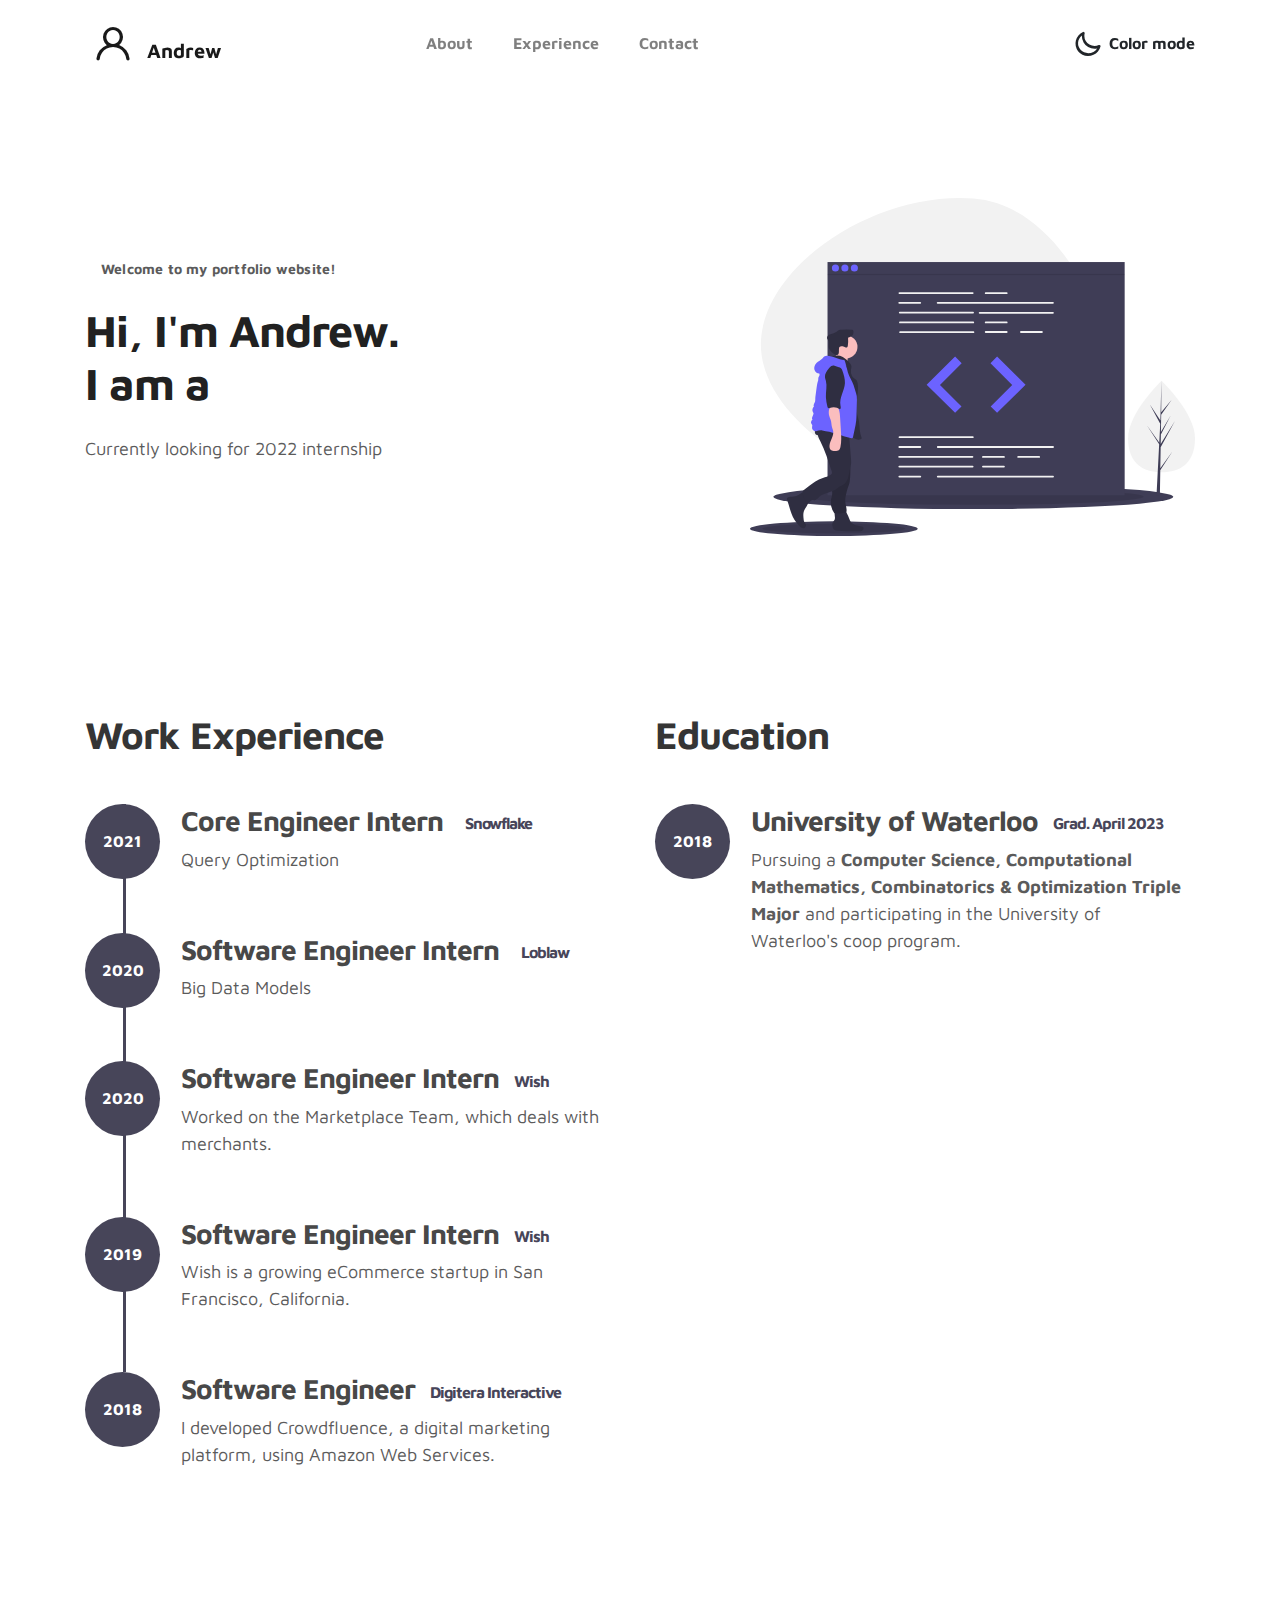
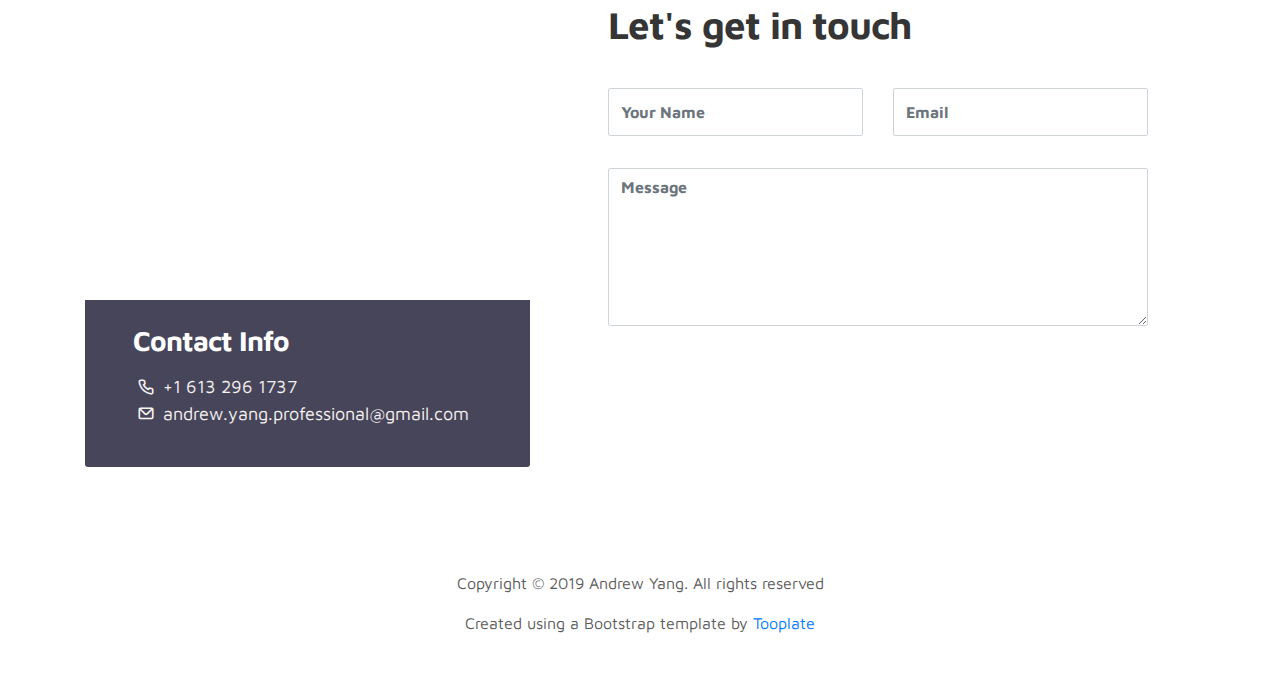
<file: index.html>
<!doctype html>
<html lang="en">
  <head>
    <meta charset="utf-8">
    <meta name="viewport" content="width=device-width, initial-scale=1, shrink-to-fit=no">
    <meta name="description" content="Andrew Yang's personal website.">
    <meta name="author" content="Andrew Yang">

    <title>Andrew Yang</title>

    <link rel="stylesheet" href="css/bootstrap.min.css">
    <link rel="stylesheet" href="css/unicons.css">
    <link rel="stylesheet" href="css/owl.carousel.min.css">
    <link rel="stylesheet" href="css/owl.theme.default.min.css">

    <!-- MAIN STYLE -->
    <link rel="stylesheet" href="css/tooplate-style.css">

    <!-- FAVICON -->
    <link rel="icon" href="images/icons/favicon.png" type="image/x-icon"/>
    
<!--

Tooplate 2115 Marvel

https://www.tooplate.com/view/2115-marvel

-->
  </head>
  <body>

    <!-- MENU -->
    <nav class="navbar navbar-expand-sm navbar-light">
        <div class="container">
            <a class="navbar-brand" href="./"><i class='uil uil-user'></i> Andrew</a>

            <button class="navbar-toggler" type="button" data-toggle="collapse" data-target="#navbarNav" aria-controls="navbarNav" aria-expanded="false"
                aria-label="Toggle navigation">
                <span class="navbar-toggler-icon"></span>
                <span class="navbar-toggler-icon"></span>
                <span class="navbar-toggler-icon"></span>
            </button>

            <div class="collapse navbar-collapse" id="navbarNav">
                <ul class="navbar-nav mx-auto">
                    <li class="nav-item">
                        <a href="#about" class="nav-link"><span data-hover="About">About</span></a>
                    </li>
                    <li class="nav-item">
                        <a href="#resume" class="nav-link"><span data-hover="Experience">Experience</span></a>
                    </li>
                    <li class="nav-item">
                        <a href="#contact" class="nav-link"><span data-hover="Contact">Contact</span></a>
                    </li>
                </ul>

                <ul class="navbar-nav ml-lg-auto">
                    <div class="ml-lg-4">
                      <div class="color-mode d-lg-flex justify-content-center align-items-center">
                        <i class="color-mode-icon"></i>
                        Color mode
                      </div>
                    </div>
                </ul>
            </div>
        </div>
    </nav>

    <!-- ABOUT -->
    <section class="about full-screen d-lg-flex justify-content-center align-items-center" id="about">
        <div class="container">
            <div class="row">
                
                <div class="col-lg-7 col-md-12 col-12 d-flex align-items-center">
                    <div class="about-text">
                        <small class="small-text">Welcome to <span class="mobile-block">my portfolio website!</span></small>
                        <h1 class="animated animated-text">
                            <span class="mr-2">Hi, I'm Andrew.</span><br>
                            <span class="mr-2">I am a</span>
                                <div class="animated-info">
                                    <span class="animated-item">CS student</span>
                                    <span class="animated-item">software engineer</span>
                                </div>
                        </h1>

                        <p>Currently looking for 2022 internship</p>
                        
                        <!--
                        <div class="custom-btn-group mt-4">
                          <a href="#" class="btn mr-lg-2 custom-btn"><i class='uil uil-file-alt'></i>Download Resume</a>
                          <a href="#contact" class="btn custom-btn custom-btn-bg custom-btn-link">Get a free quote</a>
                        </div>
                        -->
                    </div>
                </div>

                <div class="col-lg-5 col-md-12 col-12">
                    <div class="about-image svg">
                        <img src="images/undraw/undraw_code_review_l1q9.svg" class="img-fluid" alt="svg image">
                    </div>
                </div>

            </div>
        </div>
    </section>

    <!-- PROJECTS
    <section class="project py-5" id="project">
        <div class="container">
                
                <div class="row">
                  <div class="col-lg-11 text-center mx-auto col-12">

                      <div class="col-lg-8 mx-auto">
                        <h2>I'm always eager to learn more through exciting new projects</h2>
                      </div>

                      <div class="owl-carousel owl-theme">
                        <div class="item">
                            <div class="project-info">
                              <a href="https://devpost.com/software/cv-ai-rte7oy" target="_blank">
                                <img src="images/project/cvai.png" class="img-fluid" alt="project image">
                              </a>
                            </div>
                        </div>
                        <div class="item">
                            <div class="project-info">
                              <a href="https://realandrewyang.github.io/niftystocktool/" target="_blank">
                                <img src="images/project/niftystocktool.PNG" class="img-fluid" alt="project image">
                              </a>
                            </div>
                        </div>
                        <div class="item">
                            <div class="project-info">
                              <a href="https://devpost.com/software/uni-te-safwg2" target="_blank">
                                <img src="images/project/UNI-te.PNG" class="img-fluid" alt="project image">
                              </a>
                            </div>
                        </div>
                        <div class="item">
                            <div class="project-info">
                              <a href="https://github.com/realandrewyang/online-store-api" target="_blank">
                                <img src="images/project/onlinestoreapi.png" class="img-fluid" alt="project image">
                              </a>
                            </div>
                        </div>
                      </div>
                  </div>
                </div>
        </div>
    </section> -->

    <!-- FEATURES -->
    <section class="resume py-5 d-lg-flex justify-content-center align-items-center" id="resume">
        <div class="container">
            <div class="row">

                <div class="col-lg-6 col-12">
                  <h2 class="mb-4">Work Experience</h2>
                  <div class="timeline">
                    <div class="timeline-wrapper">
                      <div class="timeline-yr">
                          <span>2021</span>
                      </div>
                      <div class="timeline-info">
                          <h3><span>Core Engineer Intern </span><small>Snowflake</small></h3>
                          <p>Query Optimization</p>
                      </div>
                    </div>
                    <div class="timeline-wrapper">
                      <div class="timeline-yr">
                          <span>2020</span>
                      </div>
                      <div class="timeline-info">
                          <h3><span>Software Engineer Intern </span><small>Loblaw</small></h3>
                          <p>Big Data Models</p>
                      </div>
                    </div>
                    <div class="timeline-wrapper">
                      <div class="timeline-yr">
                          <span>2020</span>
                      </div>
                      <div class="timeline-info">
                          <h3><span>Software Engineer Intern</span><small>Wish</small></h3>
                          <p>Worked on the Marketplace Team, which deals with merchants.</p>
                      </div>
                    </div>
                    <div class="timeline-wrapper">
                        <div class="timeline-yr">
                            <span>2019</span>
                        </div>
                        <div class="timeline-info">
                            <h3><span>Software Engineer Intern</span><small>Wish</small></h3>
                            <p>Wish is a growing eCommerce startup in San Francisco, California.</p>
                        </div>
                      </div>
                    <div class="timeline-wrapper">
                        <div class="timeline-yr">
                            <span>2018</span>
                        </div>
                        <div class="timeline-info">
                            <h3><span>Software Engineer</span><small>Digitera Interactive</small></h3>
                            <p>I developed Crowdfluence, a digital marketing platform, using Amazon Web Services.</p>
                        </div>
                    </div>
                  </div>
                </div>

                <div class="col-lg-6 col-12">
                  <h2 class="mb-4 mobile-mt-2">Education</h2>

                    <div class="timeline">
                        <div class="timeline-wrapper">
                            <div class="timeline-yr">
                                <span>2018</span>
                            </div>
                            <div class="timeline-info">
                                <h3><span>University of Waterloo</span><small>Grad. April 2023</small></h3>
                                <p>Pursuing a <strong>Computer Science, Computational Mathematics, Combinatorics & Optimization Triple Major</strong> and participating in
                                  the University of Waterloo's coop program.</p>
                            </div>
                        </div>
                    </div>
                </div>
                
            </div>
        </div>
    </section>

    <!-- CONTACT -->
    <section class="contact py-5" id="contact">
      <div class="container">
        <div class="row">
          
          <div class="col-lg-5 mr-lg-5 col-12">
            <div class="google-map w-100">
                <iframe src="https://www.google.com/maps/embed?pb=!1m18!1m12!1m3!1d2895.4400005279604!2d-80.54704628463978!3d43.472285379127925!2m3!1f0!2f0!3f0!3m2!1i1024!2i768!4f13.1!3m3!1m2!1s0x882bf6ad02edccff%3A0xdd9df23996268e17!2sUniversity+of+Waterloo!5e0!3m2!1sen!2sca!4v1556235730109!5m2!1sen!2sca" width="400" height="300" frameborder="0" style="border:0" allowfullscreen></iframe>
            </div>

            <div class="contact-info d-flex justify-content-between align-items-center py-4 px-lg-5">
                <div class="contact-info-item">
                  <h3 class="mb-3 text-white">Contact Info</h3>
                  <p class="footer-text mb-0">
                    <span class="uil uil-phone" data-toggle="tooltip" data-placement="left" title="Phone"></span>
                    +1 613 296 1737</p>
                  <p>
                    <a href="mailto:andrew.yang.professional@gmail.com" class="uil uil-envelope" data-toggle="tooltip" data-placement="left" title="Email"></a>
                    andrew.yang.professional@gmail.com</p>
                </div>

                <!--
                <ul class="social-links">
                     <li><a href="#" class="uil uil-linkedin" data-toggle="tooltip" data-placement="left" title="LinkedIn"></a></li>
                     <li><a href="#" class="uil uil-github" data-toggle="tooltip" data-placement="left" title="Instagram"></a></li>
                     <li><a href="#" class="uil uil-devpost" data-toggle="tooltip" data-placement="left" title="Youtube"></a></li>
                </ul>
                -->
            </div>
          </div>

          <div class="col-lg-6 col-12">
            <div class="contact-form">
              <h2 class="mb-4">Let's get in touch</h2>

              <form action="" method="post">
                <div class="row">
                  <div class="col-lg-6 col-12">
                    <input type="text" class="form-control" name="name" placeholder="Your Name" id="name">
                  </div>

                  <div class="col-lg-6 col-12">
                    <input type="email" class="form-control" name="email" placeholder="Email" id="email">
                  </div>

                  <div class="col-12">
                    <textarea name="message" rows="6" class="form-control" id="message" placeholder="Message"></textarea>
                  </div>
                  <!--
                  <div class="ml-lg-auto col-lg-5 col-12">
                    <button class="form-control submit-btn" value="Send Button" onClick="">Send</button>
                  </div>
                  -->
                </div>
              </form>
            </div>
          </div>

        </div>
      </div>
    </section>

    <!-- FOOTER -->
     <footer class="footer py-5">
          <div class="container">
               <div class="row">

                    <div class="col-lg-12 col-12">                                
                        <p class="copyright-text text-center">Copyright &copy; 2019 Andrew Yang. All rights reserved</p>
                        <p class="copyright-text text-center">Created using a Bootstrap template by <a rel="nofollow" href="https://www.facebook.com/tooplate">Tooplate</a></p>
                    </div>
                    
               </div>
          </div>
     </footer>

    <script src="js/jquery-3.3.1.min.js"></script>
    <script src="js/popper.min.js"></script>
    <script src="js/bootstrap.min.js"></script>
    <script src="js/Headroom.js"></script>
    <script src="js/jQuery.headroom.js"></script>
    <script src="js/owl.carousel.min.js"></script>
    <script src="js/smoothscroll.js"></script>
    <script src="js/custom.js"></script>

  </body>
</html>
</file>
<file: css/unicons.css>
@font-face {
  font-family: 'unicons';
  src: url('../font/unicons.eot?42479262');
  src: url('../font/unicons.eot?42479262#iefix') format('embedded-opentype'),
       url('../font/unicons.woff2?42479262') format('woff2'),
       url('../font/unicons.woff?42479262') format('woff'),
       url('../font/unicons.ttf?42479262') format('truetype'),
       url('../font/unicons.svg?42479262#unicons') format('svg');
  font-weight: normal;
  font-style: normal;
}
/* Chrome hack: SVG is rendered more smooth in Windozze. 100% magic, uncomment if you need it. */
/* Note, that will break hinting! In other OS-es font will be not as sharp as it could be */
/*
@media screen and (-webkit-min-device-pixel-ratio:0) {
  @font-face {
    font-family: 'unicons';
    src: url('../font/unicons.svg?42479262#unicons') format('svg');
  }
}
*/
 
 [class^="uil-"]:before, [class*=" uil-"]:before {
  font-family: "unicons";
  font-style: normal;
  font-weight: normal;
  speak: none;
 
  display: inline-block;
  text-decoration: inherit;
  width: 1em;
  margin-right: .2em;
  text-align: center;
  /* opacity: .8; */
 
  /* For safety - reset parent styles, that can break glyph codes*/
  font-variant: normal;
  text-transform: none;
 
  /* fix buttons height, for twitter bootstrap */
  line-height: 1em;
 
  /* Animation center compensation - margins should be symmetric */
  /* remove if not needed */
  margin-left: .2em;
 
  /* you can be more comfortable with increased icons size */
  /* font-size: 120%; */
 
  /* Font smoothing. That was taken from TWBS */
  -webkit-font-smoothing: antialiased;
  -moz-osx-font-smoothing: grayscale;
 
  /* Uncomment for 3D effect */
  /* text-shadow: 1px 1px 1px rgba(127, 127, 127, 0.3); */
}
 
.uil-abacus:before { content: '\e800'; } /* '' */
.uil-accessible-icon-alt:before { content: '\e801'; } /* '' */
.uil-adjust-alt:before { content: '\e802'; } /* '' */
.uil-adjust-circle:before { content: '\e803'; } /* '' */
.uil-adjust-half:before { content: '\e804'; } /* '' */
.uil-adjust:before { content: '\e805'; } /* '' */
.uil-airplay:before { content: '\e806'; } /* '' */
.uil-align-alt:before { content: '\e807'; } /* '' */
.uil-align-center-alt:before { content: '\e808'; } /* '' */
.uil-align-center-h:before { content: '\e809'; } /* '' */
.uil-align-center-justify:before { content: '\e80a'; } /* '' */
.uil-align-center-v:before { content: '\e80b'; } /* '' */
.uil-align-center:before { content: '\e80c'; } /* '' */
.uil-align-justify:before { content: '\e80d'; } /* '' */
.uil-align-left-justify:before { content: '\e80e'; } /* '' */
.uil-align-left:before { content: '\e80f'; } /* '' */
.uil-align-letter-right:before { content: '\e810'; } /* '' */
.uil-align-right-justify:before { content: '\e811'; } /* '' */
.uil-align-right:before { content: '\e812'; } /* '' */
.uil-align:before { content: '\e813'; } /* '' */
.uil-ambulance:before { content: '\e814'; } /* '' */
.uil-analysis:before { content: '\e815'; } /* '' */
.uil-analytics:before { content: '\e816'; } /* '' */
.uil-anchor:before { content: '\e817'; } /* '' */
.uil-android-phone-slash:before { content: '\e818'; } /* '' */
.uil-angle-double-down:before { content: '\e819'; } /* '' */
.uil-angle-double-left:before { content: '\e81a'; } /* '' */
.uil-angle-double-right:before { content: '\e81b'; } /* '' */
.uil-angle-double-up:before { content: '\e81c'; } /* '' */
.uil-angle-down:before { content: '\e81d'; } /* '' */
.uil-angle-left:before { content: '\e81e'; } /* '' */
.uil-angle-right-b:before { content: '\e81f'; } /* '' */
.uil-angle-right:before { content: '\e820'; } /* '' */
.uil-angle-up:before { content: '\e821'; } /* '' */
.uil-annoyed-alt:before { content: '\e822'; } /* '' */
.uil-annoyed:before { content: '\e823'; } /* '' */
.uil-apps:before { content: '\e824'; } /* '' */
.uil-archive-alt:before { content: '\e825'; } /* '' */
.uil-archive:before { content: '\e826'; } /* '' */
.uil-arrow-break:before { content: '\e827'; } /* '' */
.uil-arrow-circle-down:before { content: '\e828'; } /* '' */
.uil-arrow-circle-left:before { content: '\e829'; } /* '' */
.uil-arrow-circle-right:before { content: '\e82a'; } /* '' */
.uil-arrow-circle-up:before { content: '\e82b'; } /* '' */
.uil-arrow-compress-h:before { content: '\e82c'; } /* '' */
.uil-arrow-down-left:before { content: '\e82d'; } /* '' */
.uil-arrow-down-right:before { content: '\e82e'; } /* '' */
.uil-arrow-down:before { content: '\e82f'; } /* '' */
.uil-arrow-from-right:before { content: '\e830'; } /* '' */
.uil-arrow-from-top:before { content: '\e831'; } /* '' */
.uil-arrow-growth:before { content: '\e832'; } /* '' */
.uil-arrow-left:before { content: '\e833'; } /* '' */
.uil-arrow-random:before { content: '\e834'; } /* '' */
.uil-arrow-resize-diagonal:before { content: '\e835'; } /* '' */
.uil-arrow-right:before { content: '\e836'; } /* '' */
.uil-arrow-to-bottom:before { content: '\e837'; } /* '' */
.uil-arrow-to-right:before { content: '\e838'; } /* '' */
.uil-arrow-up-left:before { content: '\e839'; } /* '' */
.uil-arrow-up-right:before { content: '\e83a'; } /* '' */
.uil-arrow-up:before { content: '\e83b'; } /* '' */
.uil-arrows-h-alt:before { content: '\e83c'; } /* '' */
.uil-arrows-h:before { content: '\e83d'; } /* '' */
.uil-arrows-left-down:before { content: '\e83e'; } /* '' */
.uil-arrows-maximize:before { content: '\e83f'; } /* '' */
.uil-arrows-merge:before { content: '\e840'; } /* '' */
.uil-arrows-resize-h:before { content: '\e841'; } /* '' */
.uil-arrows-resize-v:before { content: '\e842'; } /* '' */
.uil-arrows-resize:before { content: '\e843'; } /* '' */
.uil-arrows-right-down:before { content: '\e844'; } /* '' */
.uil-arrows-shrink-h:before { content: '\e845'; } /* '' */
.uil-arrows-shrink-v:before { content: '\e846'; } /* '' */
.uil-arrows-up-right:before { content: '\e847'; } /* '' */
.uil-arrows-v-alt:before { content: '\e848'; } /* '' */
.uil-arrows-v:before { content: '\e849'; } /* '' */
.uil-at:before { content: '\e84a'; } /* '' */
.uil-atm-card:before { content: '\e84b'; } /* '' */
.uil-atom:before { content: '\e84c'; } /* '' */
.uil-auto-flash:before { content: '\e84d'; } /* '' */
.uil-award-alt:before { content: '\e84e'; } /* '' */
.uil-award:before { content: '\e84f'; } /* '' */
.uil-baby-carriage:before { content: '\e850'; } /* '' */
.uil-backpack:before { content: '\e851'; } /* '' */
.uil-backspace:before { content: '\e852'; } /* '' */
.uil-backward:before { content: '\e853'; } /* '' */
.uil-bag-alt:before { content: '\e854'; } /* '' */
.uil-bag-slash:before { content: '\e855'; } /* '' */
.uil-bag:before { content: '\e856'; } /* '' */
.uil-ball:before { content: '\e857'; } /* '' */
.uil-ban:before { content: '\e858'; } /* '' */
.uil-bars:before { content: '\e859'; } /* '' */
.uil-basketball-hoop:before { content: '\e85a'; } /* '' */
.uil-basketball:before { content: '\e85b'; } /* '' */
.uil-battery-bolt:before { content: '\e85c'; } /* '' */
.uil-battery-empty:before { content: '\e85d'; } /* '' */
.uil-bed-double:before { content: '\e85e'; } /* '' */
.uil-bed:before { content: '\e85f'; } /* '' */
.uil-bell-school:before { content: '\e860'; } /* '' */
.uil-bell-slash:before { content: '\e861'; } /* '' */
.uil-bill:before { content: '\e862'; } /* '' */
.uil-bitcoin-circle:before { content: '\e863'; } /* '' */
.uil-bitcoin:before { content: '\e864'; } /* '' */
.uil-bluetooth-b:before { content: '\e865'; } /* '' */
.uil-bolt-alt:before { content: '\e866'; } /* '' */
.uil-bolt-slash:before { content: '\e867'; } /* '' */
.uil-bolt:before { content: '\e868'; } /* '' */
.uil-book-alt:before { content: '\e869'; } /* '' */
.uil-book-medical:before { content: '\e86a'; } /* '' */
.uil-book-open:before { content: '\e86b'; } /* '' */
.uil-book-reader:before { content: '\e86c'; } /* '' */
.uil-book:before { content: '\e86d'; } /* '' */
.uil-bookmark-full:before { content: '\e86e'; } /* '' */
.uil-bookmark:before { content: '\e86f'; } /* '' */
.uil-books:before { content: '\e870'; } /* '' */
.uil-boombox:before { content: '\e871'; } /* '' */
.uil-border-alt:before { content: '\e872'; } /* '' */
.uil-border-bottom:before { content: '\e873'; } /* '' */
.uil-border-clear:before { content: '\e874'; } /* '' */
.uil-border-horizontal:before { content: '\e875'; } /* '' */
.uil-border-inner:before { content: '\e876'; } /* '' */
.uil-border-left:before { content: '\e877'; } /* '' */
.uil-border-out:before { content: '\e878'; } /* '' */
.uil-border-right:before { content: '\e879'; } /* '' */
.uil-border-top:before { content: '\e87a'; } /* '' */
.uil-border-vertical:before { content: '\e87b'; } /* '' */
.uil-box:before { content: '\e87c'; } /* '' */
.uil-briefcase-alt:before { content: '\e87d'; } /* '' */
.uil-briefcase:before { content: '\e87e'; } /* '' */
.uil-bright:before { content: '\e87f'; } /* '' */
.uil-brightness-empty:before { content: '\e880'; } /* '' */
.uil-brightness-half:before { content: '\e881'; } /* '' */
.uil-brightness-low:before { content: '\e882'; } /* '' */
.uil-brightness-minus:before { content: '\e883'; } /* '' */
.uil-brightness-plus:before { content: '\e884'; } /* '' */
.uil-brightness:before { content: '\e885'; } /* '' */
.uil-bring-bottom:before { content: '\e886'; } /* '' */
.uil-bring-front:before { content: '\e887'; } /* '' */
.uil-brush-alt:before { content: '\e888'; } /* '' */
.uil-bug:before { content: '\e889'; } /* '' */
.uil-building:before { content: '\e88a'; } /* '' */
.uil-bullseye:before { content: '\e88b'; } /* '' */
.uil-bus-alt:before { content: '\e88c'; } /* '' */
.uil-bus-school:before { content: '\e88d'; } /* '' */
.uil-bus:before { content: '\e88e'; } /* '' */
.uil-calcualtor:before { content: '\e88f'; } /* '' */
.uil-calculator-alt:before { content: '\e890'; } /* '' */
.uil-calendar-alt:before { content: '\e891'; } /* '' */
.uil-calendar-slash:before { content: '\e892'; } /* '' */
.uil-calender:before { content: '\e893'; } /* '' */
.uil-calling:before { content: '\e894'; } /* '' */
.uil-camera-plus:before { content: '\e895'; } /* '' */
.uil-camera-slash:before { content: '\e896'; } /* '' */
.uil-camera:before { content: '\e897'; } /* '' */
.uil-cancel:before { content: '\e898'; } /* '' */
.uil-capsule:before { content: '\e899'; } /* '' */
.uil-capture:before { content: '\e89a'; } /* '' */
.uil-car-sideview:before { content: '\e89b'; } /* '' */
.uil-car-slash:before { content: '\e89c'; } /* '' */
.uil-car-wash:before { content: '\e89d'; } /* '' */
.uil-car:before { content: '\e89e'; } /* '' */
.uil-card-atm:before { content: '\e89f'; } /* '' */
.uil-caret-right:before { content: '\e8a0'; } /* '' */
.uil-cart:before { content: '\e8a1'; } /* '' */
.uil-cell:before { content: '\e8a2'; } /* '' */
.uil-celsius:before { content: '\e8a3'; } /* '' */
.uil-chart-bar-alt:before { content: '\e8a4'; } /* '' */
.uil-chart-bar:before { content: '\e8a5'; } /* '' */
.uil-chart-down:before { content: '\e8a6'; } /* '' */
.uil-chart-growth-alt:before { content: '\e8a7'; } /* '' */
.uil-chart-growth:before { content: '\e8a8'; } /* '' */
.uil-chart-line:before { content: '\e8a9'; } /* '' */
.uil-chart-pie-alt:before { content: '\e8aa'; } /* '' */
.uil-chart-pie:before { content: '\e8ab'; } /* '' */
.uil-chart:before { content: '\e8ac'; } /* '' */
.uil-chat-bubble-user:before { content: '\e8ad'; } /* '' */
.uil-chat-info:before { content: '\e8ae'; } /* '' */
.uil-chat:before { content: '\e8af'; } /* '' */
.uil-check-circle:before { content: '\e8b0'; } /* '' */
.uil-check-square:before { content: '\e8b1'; } /* '' */
.uil-check:before { content: '\e8b2'; } /* '' */
.uil-circle-layer:before { content: '\e8b3'; } /* '' */
.uil-circle:before { content: '\e8b4'; } /* '' */
.uil-circuit:before { content: '\e8b5'; } /* '' */
.uil-clapper-board:before { content: '\e8b6'; } /* '' */
.uil-clipboard-alt:before { content: '\e8b7'; } /* '' */
.uil-clipboard-blank:before { content: '\e8b8'; } /* '' */
.uil-clipboard-notes:before { content: '\e8b9'; } /* '' */
.uil-clipboard:before { content: '\e8ba'; } /* '' */
.uil-clock-eight:before { content: '\e8bb'; } /* '' */
.uil-clock-five:before { content: '\e8bc'; } /* '' */
.uil-clock-nine:before { content: '\e8bd'; } /* '' */
.uil-clock-seven:before { content: '\e8be'; } /* '' */
.uil-clock-ten:before { content: '\e8bf'; } /* '' */
.uil-clock-three:before { content: '\e8c0'; } /* '' */
.uil-clock-two:before { content: '\e8c1'; } /* '' */
.uil-clock:before { content: '\e8c2'; } /* '' */
.uil-closed-captioning:before { content: '\e8c3'; } /* '' */
.uil-cloud-block:before { content: '\e8c4'; } /* '' */
.uil-cloud-bookmark:before { content: '\e8c5'; } /* '' */
.uil-cloud-check:before { content: '\e8c6'; } /* '' */
.uil-cloud-computing:before { content: '\e8c7'; } /* '' */
.uil-cloud-data-connection:before { content: '\e8c8'; } /* '' */
.uil-cloud-database-tree:before { content: '\e8c9'; } /* '' */
.uil-cloud-download:before { content: '\e8ca'; } /* '' */
.uil-cloud-drizzle:before { content: '\e8cb'; } /* '' */
.uil-cloud-exclamation:before { content: '\e8cc'; } /* '' */
.uil-cloud-hail:before { content: '\e8cd'; } /* '' */
.uil-cloud-heart:before { content: '\e8ce'; } /* '' */
.uil-cloud-info:before { content: '\e8cf'; } /* '' */
.uil-cloud-lock:before { content: '\e8d0'; } /* '' */
.uil-cloud-meatball:before { content: '\e8d1'; } /* '' */
.uil-cloud-moon-hail:before { content: '\e8d2'; } /* '' */
.uil-cloud-moon-meatball:before { content: '\e8d3'; } /* '' */
.uil-cloud-moon-rain:before { content: '\e8d4'; } /* '' */
.uil-cloud-moon-showers:before { content: '\e8d5'; } /* '' */
.uil-cloud-moon:before { content: '\e8d6'; } /* '' */
.uil-cloud-question:before { content: '\e8d7'; } /* '' */
.uil-cloud-rain-sun:before { content: '\e8d8'; } /* '' */
.uil-cloud-rain:before { content: '\e8d9'; } /* '' */
.uil-cloud-redo:before { content: '\e8da'; } /* '' */
.uil-cloud-set:before { content: '\e8db'; } /* '' */
.uil-cloud-share:before { content: '\e8dc'; } /* '' */
.uil-cloud-shield:before { content: '\e8dd'; } /* '' */
.uil-cloud-showers-alt:before { content: '\e8de'; } /* '' */
.uil-cloud-showers-heavy:before { content: '\e8df'; } /* '' */
.uil-cloud-showers:before { content: '\e8e0'; } /* '' */
.uil-cloud-slash:before { content: '\e8e1'; } /* '' */
.uil-cloud-sun-hail:before { content: '\e8e2'; } /* '' */
.uil-cloud-sun-meatball:before { content: '\e8e3'; } /* '' */
.uil-cloud-sun-rain-alt:before { content: '\e8e4'; } /* '' */
.uil-cloud-sun-rain:before { content: '\e8e5'; } /* '' */
.uil-cloud-sun-tear:before { content: '\e8e6'; } /* '' */
.uil-cloud-sun:before { content: '\e8e7'; } /* '' */
.uil-cloud-times:before { content: '\e8e8'; } /* '' */
.uil-cloud-unlock:before { content: '\e8e9'; } /* '' */
.uil-cloud-upload:before { content: '\e8ea'; } /* '' */
.uil-cloud-wifi:before { content: '\e8eb'; } /* '' */
.uil-cloud-wind:before { content: '\e8ec'; } /* '' */
.uil-cloud:before { content: '\e8ed'; } /* '' */
.uil-clouds:before { content: '\e8ee'; } /* '' */
.uil-club:before { content: '\e8ef'; } /* '' */
.uil-code:before { content: '\e8f0'; } /* '' */
.uil-coffee:before { content: '\e8f1'; } /* '' */
.uil-cog:before { content: '\e8f2'; } /* '' */
.uil-coins:before { content: '\e8f3'; } /* '' */
.uil-columns:before { content: '\e8f4'; } /* '' */
.uil-comment-alt-block:before { content: '\e8f5'; } /* '' */
.uil-comment-alt-chart-lines:before { content: '\e8f6'; } /* '' */
.uil-comment-alt-check:before { content: '\e8f7'; } /* '' */
.uil-comment-alt-dots:before { content: '\e8f8'; } /* '' */
.uil-comment-alt-download:before { content: '\e8f9'; } /* '' */
.uil-comment-alt-edit:before { content: '\e8fa'; } /* '' */
.uil-comment-alt-exclamation:before { content: '\e8fb'; } /* '' */
.uil-comment-alt-heart:before { content: '\e8fc'; } /* '' */
.uil-comment-alt-image:before { content: '\e8fd'; } /* '' */
.uil-comment-alt-info:before { content: '\e8fe'; } /* '' */
.uil-comment-alt-lines:before { content: '\e8ff'; } /* '' */
.uil-comment-alt-lock:before { content: '\e900'; } /* '' */
.uil-comment-alt-medical:before { content: '\e901'; } /* '' */
.uil-comment-alt-message:before { content: '\e902'; } /* '' */
.uil-comment-alt-notes:before { content: '\e903'; } /* '' */
.uil-comment-alt-plus:before { content: '\e904'; } /* '' */
.uil-comment-alt-question:before { content: '\e905'; } /* '' */
.uil-comment-alt-redo:before { content: '\e906'; } /* '' */
.uil-comment-alt-search:before { content: '\e907'; } /* '' */
.uil-comment-alt-share:before { content: '\e908'; } /* '' */
.uil-comment-alt-shield:before { content: '\e909'; } /* '' */
.uil-comment-alt-upload:before { content: '\e90a'; } /* '' */
.uil-comment-alt-verify:before { content: '\e90b'; } /* '' */
.uil-comment-alt:before { content: '\e90c'; } /* '' */
.uil-comment-block:before { content: '\e90d'; } /* '' */
.uil-comment-chart-line:before { content: '\e90e'; } /* '' */
.uil-comment-check:before { content: '\e90f'; } /* '' */
.uil-comment-dots:before { content: '\e910'; } /* '' */
.uil-comment-download:before { content: '\e911'; } /* '' */
.uil-comment-edit:before { content: '\e912'; } /* '' */
.uil-comment-exclamation:before { content: '\e913'; } /* '' */
.uil-comment-heart:before { content: '\e914'; } /* '' */
.uil-comment-image:before { content: '\e915'; } /* '' */
.uil-comment-info-alt:before { content: '\e916'; } /* '' */
.uil-comment-info:before { content: '\e917'; } /* '' */
.uil-comment-lines:before { content: '\e918'; } /* '' */
.uil-comment-lock:before { content: '\e919'; } /* '' */
.uil-comment-medical:before { content: '\e91a'; } /* '' */
.uil-comment-message:before { content: '\e91b'; } /* '' */
.uil-comment-notes:before { content: '\e91c'; } /* '' */
.uil-comment-plus:before { content: '\e91d'; } /* '' */
.uil-comment-question:before { content: '\e91e'; } /* '' */
.uil-comment-redo:before { content: '\e91f'; } /* '' */
.uil-comment-search:before { content: '\e920'; } /* '' */
.uil-comment-share:before { content: '\e921'; } /* '' */
.uil-comment-shield:before { content: '\e922'; } /* '' */
.uil-comment-slash:before { content: '\e923'; } /* '' */
.uil-comment-upload:before { content: '\e924'; } /* '' */
.uil-comment-verify:before { content: '\e925'; } /* '' */
.uil-comment:before { content: '\e926'; } /* '' */
.uil-comments-alt:before { content: '\e927'; } /* '' */
.uil-comments:before { content: '\e928'; } /* '' */
.uil-commnet-alt-slash:before { content: '\e929'; } /* '' */
.uil-compact-disc:before { content: '\e92a'; } /* '' */
.uil-compass:before { content: '\e92b'; } /* '' */
.uil-compress-alt-left:before { content: '\e92c'; } /* '' */
.uil-compress-alt:before { content: '\e92d'; } /* '' */
.uil-compress-arrows:before { content: '\e92e'; } /* '' */
.uil-compress-lines:before { content: '\e92f'; } /* '' */
.uil-compress-point:before { content: '\e930'; } /* '' */
.uil-compress-v:before { content: '\e931'; } /* '' */
.uil-compress:before { content: '\e932'; } /* '' */
.uil-computer-mouse:before { content: '\e933'; } /* '' */
.uil-confused:before { content: '\e934'; } /* '' */
.uil-constructor:before { content: '\e935'; } /* '' */
.uil-copy-alt:before { content: '\e936'; } /* '' */
.uil-copy-landscape:before { content: '\e937'; } /* '' */
.uil-copy:before { content: '\e938'; } /* '' */
.uil-copyright:before { content: '\e939'; } /* '' */
.uil-corner-down-left:before { content: '\e93a'; } /* '' */
.uil-corner-down-right-alt:before { content: '\e93b'; } /* '' */
.uil-corner-down-right:before { content: '\e93c'; } /* '' */
.uil-corner-left-down:before { content: '\e93d'; } /* '' */
.uil-corner-right-down:before { content: '\e93e'; } /* '' */
.uil-corner-up-left-alt:before { content: '\e93f'; } /* '' */
.uil-corner-up-left:before { content: '\e940'; } /* '' */
.uil-corner-up-right-alt:before { content: '\e941'; } /* '' */
.uil-corner-up-right:before { content: '\e942'; } /* '' */
.uil-creative-commons-pd-alt:before { content: '\e943'; } /* '' */
.uil-creative-commons-pd:before { content: '\e944'; } /* '' */
.uil-crockery:before { content: '\e945'; } /* '' */
.uil-crop-alt-rotate-left:before { content: '\e946'; } /* '' */
.uil-crop-alt-rotate-right:before { content: '\e947'; } /* '' */
.uil-crop-alt:before { content: '\e948'; } /* '' */
.uil-crosshair-alt:before { content: '\e949'; } /* '' */
.uil-crosshair:before { content: '\e94a'; } /* '' */
.uil-crosshairs:before { content: '\e94b'; } /* '' */
.uil-cube:before { content: '\e94c'; } /* '' */
.uil-data-sharing:before { content: '\e94d'; } /* '' */
.uil-database-alt:before { content: '\e94e'; } /* '' */
.uil-database:before { content: '\e94f'; } /* '' */
.uil-desert:before { content: '\e950'; } /* '' */
.uil-desktop-alt-slash:before { content: '\e951'; } /* '' */
.uil-desktop-alt:before { content: '\e952'; } /* '' */
.uil-desktop-cloud-alt:before { content: '\e953'; } /* '' */
.uil-desktop-slash:before { content: '\e954'; } /* '' */
.uil-desktop:before { content: '\e955'; } /* '' */
.uil-dialpad-alt:before { content: '\e956'; } /* '' */
.uil-dialpad:before { content: '\e957'; } /* '' */
.uil-diamond:before { content: '\e958'; } /* '' */
.uil-diary-alt:before { content: '\e959'; } /* '' */
.uil-diary:before { content: '\e95a'; } /* '' */
.uil-dice-five:before { content: '\e95b'; } /* '' */
.uil-dice-four:before { content: '\e95c'; } /* '' */
.uil-dice-one:before { content: '\e95d'; } /* '' */
.uil-dice-six:before { content: '\e95e'; } /* '' */
.uil-dice-three:before { content: '\e95f'; } /* '' */
.uil-dice-two:before { content: '\e960'; } /* '' */
.uil-direction:before { content: '\e961'; } /* '' */
.uil-directions:before { content: '\e962'; } /* '' */
.uil-dizzy-meh:before { content: '\e963'; } /* '' */
.uil-dna:before { content: '\e964'; } /* '' */
.uil-document-layout-center:before { content: '\e965'; } /* '' */
.uil-document-layout-left:before { content: '\e966'; } /* '' */
.uil-document-layout-right:before { content: '\e967'; } /* '' */
.uil-document:before { content: '\e968'; } /* '' */
.uil-dollar-alt:before { content: '\e969'; } /* '' */
.uil-dollar-sign-alt:before { content: '\e96a'; } /* '' */
.uil-dollar-sign:before { content: '\e96b'; } /* '' */
.uil-down-arrow:before { content: '\e96c'; } /* '' */
.uil-download-alt:before { content: '\e96d'; } /* '' */
.uil-dribbble:before { content: '\e96e'; } /* '' */
.uil-drill:before { content: '\e96f'; } /* '' */
.uil-dropbox:before { content: '\e970'; } /* '' */
.uil-dumbbell:before { content: '\e971'; } /* '' */
.uil-edit-alt:before { content: '\e972'; } /* '' */
.uil-edit:before { content: '\e973'; } /* '' */
.uil-ellipsis-h:before { content: '\e974'; } /* '' */
.uil-ellipsis-v:before { content: '\e975'; } /* '' */
.uil-emoji:before { content: '\e976'; } /* '' */
.uil-enter:before { content: '\e977'; } /* '' */
.uil-entry:before { content: '\e978'; } /* '' */
.uil-envelope-add:before { content: '\e979'; } /* '' */
.uil-envelope-alt:before { content: '\e97a'; } /* '' */
.uil-envelope-block:before { content: '\e97b'; } /* '' */
.uil-envelope-bookmark:before { content: '\e97c'; } /* '' */
.uil-envelope-check:before { content: '\e97d'; } /* '' */
.uil-envelope-download-alt:before { content: '\e97e'; } /* '' */
.uil-envelope-download:before { content: '\e97f'; } /* '' */
.uil-envelope-edit:before { content: '\e980'; } /* '' */
.uil-envelope-exclamation:before { content: '\e981'; } /* '' */
.uil-envelope-heart:before { content: '\e982'; } /* '' */
.uil-envelope-info:before { content: '\e983'; } /* '' */
.uil-envelope-lock:before { content: '\e984'; } /* '' */
.uil-envelope-minus:before { content: '\e985'; } /* '' */
.uil-envelope-open:before { content: '\e986'; } /* '' */
.uil-envelope-question:before { content: '\e987'; } /* '' */
.uil-envelope-receive:before { content: '\e988'; } /* '' */
.uil-envelope-redo:before { content: '\e989'; } /* '' */
.uil-envelope-search:before { content: '\e98a'; } /* '' */
.uil-envelope-send:before { content: '\e98b'; } /* '' */
.uil-envelope-share:before { content: '\e98c'; } /* '' */
.uil-envelope-shield:before { content: '\e98d'; } /* '' */
.uil-envelope-star:before { content: '\e98e'; } /* '' */
.uil-envelope-times:before { content: '\e98f'; } /* '' */
.uil-envelope-upload-alt:before { content: '\e990'; } /* '' */
.uil-envelope-upload:before { content: '\e991'; } /* '' */
.uil-envelope:before { content: '\e992'; } /* '' */
.uil-envelopes:before { content: '\e993'; } /* '' */
.uil-equal-circle:before { content: '\e994'; } /* '' */
.uil-euro-circle:before { content: '\e995'; } /* '' */
.uil-euro:before { content: '\e996'; } /* '' */
.uil-exchange-alt:before { content: '\e997'; } /* '' */
.uil-exchange:before { content: '\e998'; } /* '' */
.uil-exclamation-circle:before { content: '\e999'; } /* '' */
.uil-exclamation-octagon:before { content: '\e99a'; } /* '' */
.uil-exclamation-triangle:before { content: '\e99b'; } /* '' */
.uil-exclude:before { content: '\e99c'; } /* '' */
.uil-exit:before { content: '\e99d'; } /* '' */
.uil-expand-alt:before { content: '\e99e'; } /* '' */
.uil-expand-arrows-alt:before { content: '\e99f'; } /* '' */
.uil-expand-arrows:before { content: '\e9a0'; } /* '' */
.uil-expand-from-corner:before { content: '\e9a1'; } /* '' */
.uil-expand-left:before { content: '\e9a2'; } /* '' */
.uil-export:before { content: '\e9a3'; } /* '' */
.uil-exposure-alt:before { content: '\e9a4'; } /* '' */
.uil-exposure-increase:before { content: '\e9a5'; } /* '' */
.uil-external-link-alt:before { content: '\e9a6'; } /* '' */
.uil-eye-slash:before { content: '\e9a7'; } /* '' */
.uil-eye:before { content: '\e9a8'; } /* '' */
.uil-facebook:before { content: '\e9a9'; } /* '' */
.uil-fahrenheit:before { content: '\e9aa'; } /* '' */
.uil-fast-mail-alt:before { content: '\e9ab'; } /* '' */
.uil-fast-mail:before { content: '\e9ac'; } /* '' */
.uil-favorite:before { content: '\e9ad'; } /* '' */
.uil-feedback:before { content: '\e9ae'; } /* '' */
.uil-file-alt:before { content: '\e9af'; } /* '' */
.uil-file-blank:before { content: '\e9b0'; } /* '' */
.uil-file-block-alt:before { content: '\e9b1'; } /* '' */
.uil-file-bookmark-alt:before { content: '\e9b2'; } /* '' */
.uil-file-check-alt:before { content: '\e9b3'; } /* '' */
.uil-file-check:before { content: '\e9b4'; } /* '' */
.uil-file-contract-dollar:before { content: '\e9b5'; } /* '' */
.uil-file-copy-alt:before { content: '\e9b6'; } /* '' */
.uil-file-download-alt:before { content: '\e9b7'; } /* '' */
.uil-file-download:before { content: '\e9b8'; } /* '' */
.uil-file-edit-alt:before { content: '\e9b9'; } /* '' */
.uil-file-exclamation-alt:before { content: '\e9ba'; } /* '' */
.uil-file-exclamation:before { content: '\e9bb'; } /* '' */
.uil-file-heart:before { content: '\e9bc'; } /* '' */
.uil-file-info-alt:before { content: '\e9bd'; } /* '' */
.uil-file-landscape-alt:before { content: '\e9be'; } /* '' */
.uil-file-landscape:before { content: '\e9bf'; } /* '' */
.uil-file-lanscape-slash:before { content: '\e9c0'; } /* '' */
.uil-file-lock-alt:before { content: '\e9c1'; } /* '' */
.uil-file-medical-alt:before { content: '\e9c2'; } /* '' */
.uil-file-medical:before { content: '\e9c3'; } /* '' */
.uil-file-minus-alt:before { content: '\e9c4'; } /* '' */
.uil-file-minus:before { content: '\e9c5'; } /* '' */
.uil-file-network:before { content: '\e9c6'; } /* '' */
.uil-file-plus-alt:before { content: '\e9c7'; } /* '' */
.uil-file-plus:before { content: '\e9c8'; } /* '' */
.uil-file-question-alt:before { content: '\e9c9'; } /* '' */
.uil-file-question:before { content: '\e9ca'; } /* '' */
.uil-file-redo-alt:before { content: '\e9cb'; } /* '' */
.uil-file-search-alt:before { content: '\e9cc'; } /* '' */
.uil-file-share-alt:before { content: '\e9cd'; } /* '' */
.uil-file-shield-alt:before { content: '\e9ce'; } /* '' */
.uil-file-slash:before { content: '\e9cf'; } /* '' */
.uil-file-times-alt:before { content: '\e9d0'; } /* '' */
.uil-file-times:before { content: '\e9d1'; } /* '' */
.uil-file-upload-alt:before { content: '\e9d2'; } /* '' */
.uil-file-upload:before { content: '\e9d3'; } /* '' */
.uil-file:before { content: '\e9d4'; } /* '' */
.uil-files-landscapes-alt:before { content: '\e9d5'; } /* '' */
.uil-files-landscapes:before { content: '\e9d6'; } /* '' */
.uil-film:before { content: '\e9d7'; } /* '' */
.uil-filter-slash:before { content: '\e9d8'; } /* '' */
.uil-filter:before { content: '\e9d9'; } /* '' */
.uil-flask-potion:before { content: '\e9da'; } /* '' */
.uil-flask:before { content: '\e9db'; } /* '' */
.uil-flip-h-alt:before { content: '\e9dc'; } /* '' */
.uil-flip-h:before { content: '\e9dd'; } /* '' */
.uil-flip-v-alt:before { content: '\e9de'; } /* '' */
.uil-flip-v:before { content: '\e9df'; } /* '' */
.uil-flower:before { content: '\e9e0'; } /* '' */
.uil-focus-add:before { content: '\e9e1'; } /* '' */
.uil-focus-target:before { content: '\e9e2'; } /* '' */
.uil-focus:before { content: '\e9e3'; } /* '' */
.uil-folder-check:before { content: '\e9e4'; } /* '' */
.uil-folder-download:before { content: '\e9e5'; } /* '' */
.uil-folder-exclamation:before { content: '\e9e6'; } /* '' */
.uil-folder-heart:before { content: '\e9e7'; } /* '' */
.uil-folder-info:before { content: '\e9e8'; } /* '' */
.uil-folder-lock:before { content: '\e9e9'; } /* '' */
.uil-folder-medical:before { content: '\e9ea'; } /* '' */
.uil-folder-minus:before { content: '\e9eb'; } /* '' */
.uil-folder-network:before { content: '\e9ec'; } /* '' */
.uil-folder-plus:before { content: '\e9ed'; } /* '' */
.uil-folder-question:before { content: '\e9ee'; } /* '' */
.uil-folder-slash:before { content: '\e9ef'; } /* '' */
.uil-folder-times:before { content: '\e9f0'; } /* '' */
.uil-folder-upload:before { content: '\e9f1'; } /* '' */
.uil-folder:before { content: '\e9f2'; } /* '' */
.uil-food:before { content: '\e9f3'; } /* '' */
.uil-football-american:before { content: '\e9f4'; } /* '' */
.uil-football-ball:before { content: '\e9f5'; } /* '' */
.uil-football:before { content: '\e9f6'; } /* '' */
.uil-forecastcloud-moon-tear:before { content: '\e9f7'; } /* '' */
.uil-forwaded-call:before { content: '\e9f8'; } /* '' */
.uil-forward:before { content: '\e9f9'; } /* '' */
.uil-frown:before { content: '\e9fa'; } /* '' */
.uil-game-structure:before { content: '\e9fb'; } /* '' */
.uil-game:before { content: '\e9fc'; } /* '' */
.uil-gift:before { content: '\e9fd'; } /* '' */
.uil-glass-martini-alt-slash:before { content: '\e9fe'; } /* '' */
.uil-glass-martini-alt:before { content: '\e9ff'; } /* '' */
.uil-glass-martini:before { content: '\ea00'; } /* '' */
.uil-glass-tea:before { content: '\ea01'; } /* '' */
.uil-glass:before { content: '\ea02'; } /* '' */
.uil-globe:before { content: '\ea03'; } /* '' */
.uil-gold:before { content: '\ea04'; } /* '' */
.uil-google-drive:before { content: '\ea05'; } /* '' */
.uil-graduation-hat:before { content: '\ea06'; } /* '' */
.uil-graph-bar:before { content: '\ea07'; } /* '' */
.uil-grid:before { content: '\ea08'; } /* '' */
.uil-grids:before { content: '\ea09'; } /* '' */
.uil-grin-tongue-wink-alt:before { content: '\ea0a'; } /* '' */
.uil-grin-tongue-wink:before { content: '\ea0b'; } /* '' */
.uil-grin:before { content: '\ea0c'; } /* '' */
.uil-grip-horizontal-line:before { content: '\ea0d'; } /* '' */
.uil-hdd:before { content: '\ea0e'; } /* '' */
.uil-headphones-alt:before { content: '\ea0f'; } /* '' */
.uil-headphones:before { content: '\ea10'; } /* '' */
.uil-heart-alt:before { content: '\ea11'; } /* '' */
.uil-heart-medical:before { content: '\ea12'; } /* '' */
.uil-heart-rate:before { content: '\ea13'; } /* '' */
.uil-heart-sign:before { content: '\ea14'; } /* '' */
.uil-heart:before { content: '\ea15'; } /* '' */
.uil-heartbeat:before { content: '\ea16'; } /* '' */
.uil-history-alt:before { content: '\ea17'; } /* '' */
.uil-history:before { content: '\ea18'; } /* '' */
.uil-home-alt:before { content: '\ea19'; } /* '' */
.uil-home:before { content: '\ea1a'; } /* '' */
.uil-horizontal-align-center:before { content: '\ea1b'; } /* '' */
.uil-horizontal-align-left:before { content: '\ea1c'; } /* '' */
.uil-horizontal-align-right:before { content: '\ea1d'; } /* '' */
.uil-horizontal-distribution-center:before { content: '\ea1e'; } /* '' */
.uil-horizontal-distribution-left:before { content: '\ea1f'; } /* '' */
.uil-horizontal-distribution-right:before { content: '\ea20'; } /* '' */
.uil-hunting:before { content: '\ea21'; } /* '' */
.uil-image-alt-slash:before { content: '\ea22'; } /* '' */
.uil-image-block:before { content: '\ea23'; } /* '' */
.uil-image-broken:before { content: '\ea24'; } /* '' */
.uil-image-check:before { content: '\ea25'; } /* '' */
.uil-image-download:before { content: '\ea26'; } /* '' */
.uil-image-edit:before { content: '\ea27'; } /* '' */
.uil-image-lock:before { content: '\ea28'; } /* '' */
.uil-image-minus:before { content: '\ea29'; } /* '' */
.uil-image-plus:before { content: '\ea2a'; } /* '' */
.uil-image-question:before { content: '\ea2b'; } /* '' */
.uil-image-redo:before { content: '\ea2c'; } /* '' */
.uil-image-resize-landscape:before { content: '\ea2d'; } /* '' */
.uil-image-resize-square:before { content: '\ea2e'; } /* '' */
.uil-image-search:before { content: '\ea2f'; } /* '' */
.uil-image-share:before { content: '\ea30'; } /* '' */
.uil-image-shield:before { content: '\ea31'; } /* '' */
.uil-image-slash:before { content: '\ea32'; } /* '' */
.uil-image-times:before { content: '\ea33'; } /* '' */
.uil-image-upload:before { content: '\ea34'; } /* '' */
.uil-image-v:before { content: '\ea35'; } /* '' */
.uil-image:before { content: '\ea36'; } /* '' */
.uil-images:before { content: '\ea37'; } /* '' */
.uil-incoming-call:before { content: '\ea38'; } /* '' */
.uil-info-circle:before { content: '\ea39'; } /* '' */
.uil-instagram:before { content: '\ea3a'; } /* '' */
.uil-invoice:before { content: '\ea3b'; } /* '' */
.uil-jackhammer:before { content: '\ea3c'; } /* '' */
.uil-kayak:before { content: '\ea3d'; } /* '' */
.uil-key-skeleton-alt:before { content: '\ea3e'; } /* '' */
.uil-key-skeleton:before { content: '\ea3f'; } /* '' */
.uil-keyboard-alt:before { content: '\ea40'; } /* '' */
.uil-keyboard-hide:before { content: '\ea41'; } /* '' */
.uil-keyboard-show:before { content: '\ea42'; } /* '' */
.uil-keyboard:before { content: '\ea43'; } /* '' */
.uil-keyhole-circle:before { content: '\ea44'; } /* '' */
.uil-keyhole-square-full:before { content: '\ea45'; } /* '' */
.uil-keyhole-square:before { content: '\ea46'; } /* '' */
.uil-kid:before { content: '\ea47'; } /* '' */
.uil-label-alt:before { content: '\ea48'; } /* '' */
.uil-label:before { content: '\ea49'; } /* '' */
.uil-lamp:before { content: '\ea4a'; } /* '' */
.uil-laptop-cloud:before { content: '\ea4b'; } /* '' */
.uil-laptop:before { content: '\ea4c'; } /* '' */
.uil-laughing:before { content: '\ea4d'; } /* '' */
.uil-layer-group-slash:before { content: '\ea4e'; } /* '' */
.uil-layer-group:before { content: '\ea4f'; } /* '' */
.uil-layers-alt:before { content: '\ea50'; } /* '' */
.uil-layers-slash:before { content: '\ea51'; } /* '' */
.uil-layers:before { content: '\ea52'; } /* '' */
.uil-left-arrow-from-left:before { content: '\ea53'; } /* '' */
.uil-left-arrow-to-left:before { content: '\ea54'; } /* '' */
.uil-left-indent-alt:before { content: '\ea55'; } /* '' */
.uil-left-indent:before { content: '\ea56'; } /* '' */
.uil-life-ring:before { content: '\ea57'; } /* '' */
.uil-lightbulb-alt:before { content: '\ea58'; } /* '' */
.uil-lightbulb:before { content: '\ea59'; } /* '' */
.uil-line-alt:before { content: '\ea5a'; } /* '' */
.uil-line-spacing:before { content: '\ea5b'; } /* '' */
.uil-link-alt:before { content: '\ea5c'; } /* '' */
.uil-link-broken:before { content: '\ea5d'; } /* '' */
.uil-link-h:before { content: '\ea5e'; } /* '' */
.uil-link:before { content: '\ea5f'; } /* '' */
.uil-list-ui-alt:before { content: '\ea60'; } /* '' */
.uil-list-ul:before { content: '\ea61'; } /* '' */
.uil-location-arrow-alt:before { content: '\ea62'; } /* '' */
.uil-location-arrow:before { content: '\ea63'; } /* '' */
.uil-location-pin-alt:before { content: '\ea64'; } /* '' */
.uil-location-point:before { content: '\ea65'; } /* '' */
.uil-location:before { content: '\ea66'; } /* '' */
.uil-lock-access:before { content: '\ea67'; } /* '' */
.uil-lock-alt:before { content: '\ea68'; } /* '' */
.uil-lock-open-alt:before { content: '\ea69'; } /* '' */
.uil-lock-slash:before { content: '\ea6a'; } /* '' */
.uil-lock:before { content: '\ea6b'; } /* '' */
.uil-mailbox-alt:before { content: '\ea6c'; } /* '' */
.uil-mailbox:before { content: '\ea6d'; } /* '' */
.uil-map-marker-alt:before { content: '\ea6e'; } /* '' */
.uil-map-marker-edit:before { content: '\ea6f'; } /* '' */
.uil-map-marker-info:before { content: '\ea70'; } /* '' */
.uil-map-marker-minus:before { content: '\ea71'; } /* '' */
.uil-map-marker-plus:before { content: '\ea72'; } /* '' */
.uil-map-marker-question:before { content: '\ea73'; } /* '' */
.uil-map-marker-shield:before { content: '\ea74'; } /* '' */
.uil-map-marker-slash:before { content: '\ea75'; } /* '' */
.uil-map-marker:before { content: '\ea76'; } /* '' */
.uil-map-pin-alt:before { content: '\ea77'; } /* '' */
.uil-map-pin:before { content: '\ea78'; } /* '' */
.uil-map:before { content: '\ea79'; } /* '' */
.uil-mars:before { content: '\ea7a'; } /* '' */
.uil-maximize-left:before { content: '\ea7b'; } /* '' */
.uil-medal:before { content: '\ea7c'; } /* '' */
.uil-medical-drip:before { content: '\ea7d'; } /* '' */
.uil-medical-square-full:before { content: '\ea7e'; } /* '' */
.uil-medical-square:before { content: '\ea7f'; } /* '' */
.uil-medical:before { content: '\ea80'; } /* '' */
.uil-medkit:before { content: '\ea81'; } /* '' */
.uil-meeting-board:before { content: '\ea82'; } /* '' */
.uil-meh-alt:before { content: '\ea83'; } /* '' */
.uil-meh-closed-eye:before { content: '\ea84'; } /* '' */
.uil-meh:before { content: '\ea85'; } /* '' */
.uil-message:before { content: '\ea86'; } /* '' */
.uil-microphone-slash:before { content: '\ea87'; } /* '' */
.uil-microphone:before { content: '\ea88'; } /* '' */
.uil-minus-circle:before { content: '\ea89'; } /* '' */
.uil-minus-path:before { content: '\ea8a'; } /* '' */
.uil-minus-square-full:before { content: '\ea8b'; } /* '' */
.uil-minus-square:before { content: '\ea8c'; } /* '' */
.uil-minus:before { content: '\ea8d'; } /* '' */
.uil-missed-call:before { content: '\ea8e'; } /* '' */
.uil-mobey-bill-slash:before { content: '\ea8f'; } /* '' */
.uil-mobile-android-alt:before { content: '\ea90'; } /* '' */
.uil-mobile-android:before { content: '\ea91'; } /* '' */
.uil-mobile-vibrate:before { content: '\ea92'; } /* '' */
.uil-modem:before { content: '\ea93'; } /* '' */
.uil-money-bill-stack:before { content: '\ea94'; } /* '' */
.uil-money-bill:before { content: '\ea95'; } /* '' */
.uil-money-insert:before { content: '\ea96'; } /* '' */
.uil-money-stack:before { content: '\ea97'; } /* '' */
.uil-money-withdraw:before { content: '\ea98'; } /* '' */
.uil-money-withdrawal:before { content: '\ea99'; } /* '' */
.uil-moneybag-alt:before { content: '\ea9a'; } /* '' */
.uil-moneybag:before { content: '\ea9b'; } /* '' */
.uil-monitor-heart-rate:before { content: '\ea9c'; } /* '' */
.uil-monitor:before { content: '\ea9d'; } /* '' */
.uil-moon-eclipse:before { content: '\ea9e'; } /* '' */
.uil-moon:before { content: '\ea9f'; } /* '' */
.uil-moonset:before { content: '\eaa0'; } /* '' */
.uil-mountains-sun:before { content: '\eaa1'; } /* '' */
.uil-mountains:before { content: '\eaa2'; } /* '' */
.uil-mouse-alt:before { content: '\eaa3'; } /* '' */
.uil-mouse:before { content: '\eaa4'; } /* '' */
.uil-multiply:before { content: '\eaa5'; } /* '' */
.uil-music-note:before { content: '\eaa6'; } /* '' */
.uil-music-tune-slash:before { content: '\eaa7'; } /* '' */
.uil-music:before { content: '\eaa8'; } /* '' */
.uil-n-a:before { content: '\eaa9'; } /* '' */
.uil-navigator:before { content: '\eaaa'; } /* '' */
.uil-nerd:before { content: '\eaab'; } /* '' */
.uil-newspaper:before { content: '\eaac'; } /* '' */
.uil-ninja:before { content: '\eaad'; } /* '' */
.uil-no-entry:before { content: '\eaae'; } /* '' */
.uil-notebooks:before { content: '\eaaf'; } /* '' */
.uil-notes:before { content: '\eab0'; } /* '' */
.uil-object-group:before { content: '\eab1'; } /* '' */
.uil-object-ungroup:before { content: '\eab2'; } /* '' */
.uil-octagon:before { content: '\eab3'; } /* '' */
.uil-outgoing-call:before { content: '\eab4'; } /* '' */
.uil-package:before { content: '\eab5'; } /* '' */
.uil-padlock:before { content: '\eab6'; } /* '' */
.uil-paint-tool:before { content: '\eab7'; } /* '' */
.uil-panorama-h-alt:before { content: '\eab8'; } /* '' */
.uil-panorama-h:before { content: '\eab9'; } /* '' */
.uil-panorama-v:before { content: '\eaba'; } /* '' */
.uil-paperclip:before { content: '\eabb'; } /* '' */
.uil-paragraph:before { content: '\eabc'; } /* '' */
.uil-parcel:before { content: '\eabd'; } /* '' */
.uil-parking-square:before { content: '\eabe'; } /* '' */
.uil-pathfinder-unite:before { content: '\eabf'; } /* '' */
.uil-pathfinder:before { content: '\eac0'; } /* '' */
.uil-pause-circle:before { content: '\eac1'; } /* '' */
.uil-pause:before { content: '\eac2'; } /* '' */
.uil-pen:before { content: '\eac3'; } /* '' */
.uil-pentagon:before { content: '\eac4'; } /* '' */
.uil-phone-alt:before { content: '\eac5'; } /* '' */
.uil-phone-pause:before { content: '\eac6'; } /* '' */
.uil-phone-slash:before { content: '\eac7'; } /* '' */
.uil-phone-times:before { content: '\eac8'; } /* '' */
.uil-phone-volume:before { content: '\eac9'; } /* '' */
.uil-phone:before { content: '\eaca'; } /* '' */
.uil-picture:before { content: '\eacb'; } /* '' */
.uil-plane-arrival:before { content: '\eacc'; } /* '' */
.uil-plane-departure:before { content: '\eacd'; } /* '' */
.uil-plane-fly:before { content: '\eace'; } /* '' */
.uil-plane:before { content: '\eacf'; } /* '' */
.uil-play-circle:before { content: '\ead0'; } /* '' */
.uil-play:before { content: '\ead1'; } /* '' */
.uil-plug:before { content: '\ead2'; } /* '' */
.uil-plus-circle:before { content: '\ead3'; } /* '' */
.uil-plus-square:before { content: '\ead4'; } /* '' */
.uil-plus:before { content: '\ead5'; } /* '' */
.uil-podium:before { content: '\ead6'; } /* '' */
.uil-polygon:before { content: '\ead7'; } /* '' */
.uil-post-stamp:before { content: '\ead8'; } /* '' */
.uil-postcard:before { content: '\ead9'; } /* '' */
.uil-pound-circle:before { content: '\eada'; } /* '' */
.uil-pound:before { content: '\eadb'; } /* '' */
.uil-power:before { content: '\eadc'; } /* '' */
.uil-prescription-bottle:before { content: '\eadd'; } /* '' */
.uil-presentation-check:before { content: '\eade'; } /* '' */
.uil-presentation-edit:before { content: '\eadf'; } /* '' */
.uil-presentation-line:before { content: '\eae0'; } /* '' */
.uil-presentation-lines-alt:before { content: '\eae1'; } /* '' */
.uil-presentation-minus:before { content: '\eae2'; } /* '' */
.uil-presentation-play:before { content: '\eae3'; } /* '' */
.uil-presentation-plus:before { content: '\eae4'; } /* '' */
.uil-presentation-times:before { content: '\eae5'; } /* '' */
.uil-presentation:before { content: '\eae6'; } /* '' */
.uil-previous:before { content: '\eae7'; } /* '' */
.uil-pricetag-alt:before { content: '\eae8'; } /* '' */
.uil-print-slash:before { content: '\eae9'; } /* '' */
.uil-print:before { content: '\eaea'; } /* '' */
.uil-processor:before { content: '\eaeb'; } /* '' */
.uil-pump:before { content: '\eaec'; } /* '' */
.uil-puzzle-piece:before { content: '\eaed'; } /* '' */
.uil-question-circle:before { content: '\eaee'; } /* '' */
.uil-rainbow:before { content: '\eaef'; } /* '' */
.uil-raindrops-alt:before { content: '\eaf0'; } /* '' */
.uil-raindrops:before { content: '\eaf1'; } /* '' */
.uil-receipt-alt:before { content: '\eaf2'; } /* '' */
.uil-receipt:before { content: '\eaf3'; } /* '' */
.uil-record-audio:before { content: '\eaf4'; } /* '' */
.uil-redo:before { content: '\eaf5'; } /* '' */
.uil-refresh:before { content: '\eaf6'; } /* '' */
.uil-registered:before { content: '\eaf7'; } /* '' */
.uil-repeat:before { content: '\eaf8'; } /* '' */
.uil-restaurant:before { content: '\eaf9'; } /* '' */
.uil-right-indent-alt:before { content: '\eafa'; } /* '' */
.uil-rope-way:before { content: '\eafb'; } /* '' */
.uil-rotate-360:before { content: '\eafc'; } /* '' */
.uil-rss-alt:before { content: '\eafd'; } /* '' */
.uil-rss-interface:before { content: '\eafe'; } /* '' */
.uil-rss:before { content: '\eaff'; } /* '' */
.uil-ruler-combined:before { content: '\eb00'; } /* '' */
.uil-ruler:before { content: '\eb01'; } /* '' */
.uil-sad-cry:before { content: '\eb02'; } /* '' */
.uil-sad-crying:before { content: '\eb03'; } /* '' */
.uil-sad-dizzy:before { content: '\eb04'; } /* '' */
.uil-sad-squint:before { content: '\eb05'; } /* '' */
.uil-sad:before { content: '\eb06'; } /* '' */
.uil-scaling-left:before { content: '\eb07'; } /* '' */
.uil-scaling-right:before { content: '\eb08'; } /* '' */
.uil-scenery:before { content: '\eb09'; } /* '' */
.uil-schedule:before { content: '\eb0a'; } /* '' */
.uil-science:before { content: '\eb0b'; } /* '' */
.uil-screw:before { content: '\eb0c'; } /* '' */
.uil-scroll-h:before { content: '\eb0d'; } /* '' */
.uil-scroll:before { content: '\eb0e'; } /* '' */
.uil-search-alt:before { content: '\eb0f'; } /* '' */
.uil-search-minus:before { content: '\eb10'; } /* '' */
.uil-search-plus:before { content: '\eb11'; } /* '' */
.uil-search:before { content: '\eb12'; } /* '' */
.uil-server-alt:before { content: '\eb13'; } /* '' */
.uil-server-connection:before { content: '\eb14'; } /* '' */
.uil-server-network-alt:before { content: '\eb15'; } /* '' */
.uil-server-network:before { content: '\eb16'; } /* '' */
.uil-server:before { content: '\eb17'; } /* '' */
.uil-servers:before { content: '\eb18'; } /* '' */
.uil-servicemark:before { content: '\eb19'; } /* '' */
.uil-share-alt:before { content: '\eb1a'; } /* '' */
.uil-shield-check:before { content: '\eb1b'; } /* '' */
.uil-shield-exclamation:before { content: '\eb1c'; } /* '' */
.uil-shield-question:before { content: '\eb1d'; } /* '' */
.uil-shield-slash:before { content: '\eb1e'; } /* '' */
.uil-shield:before { content: '\eb1f'; } /* '' */
.uil-ship:before { content: '\eb20'; } /* '' */
.uil-shop:before { content: '\eb21'; } /* '' */
.uil-shopping-basket:before { content: '\eb22'; } /* '' */
.uil-shopping-cart-alt:before { content: '\eb23'; } /* '' */
.uil-shopping-trolley:before { content: '\eb24'; } /* '' */
.uil-shovel:before { content: '\eb25'; } /* '' */
.uil-shrink:before { content: '\eb26'; } /* '' */
.uil-shuffle:before { content: '\eb27'; } /* '' */
.uil-shutter-alt:before { content: '\eb28'; } /* '' */
.uil-shutter:before { content: '\eb29'; } /* '' */
.uil-sick:before { content: '\eb2a'; } /* '' */
.uil-sign-alt:before { content: '\eb2b'; } /* '' */
.uil-sign-in-alt:before { content: '\eb2c'; } /* '' */
.uil-sign-left:before { content: '\eb2d'; } /* '' */
.uil-sign-out-alt:before { content: '\eb2e'; } /* '' */
.uil-sign-right:before { content: '\eb2f'; } /* '' */
.uil-signal-alt-3:before { content: '\eb30'; } /* '' */
.uil-signal-alt:before { content: '\eb31'; } /* '' */
.uil-signal:before { content: '\eb32'; } /* '' */
.uil-silence:before { content: '\eb33'; } /* '' */
.uil-silent-squint:before { content: '\eb34'; } /* '' */
.uil-sim-card:before { content: '\eb35'; } /* '' */
.uil-sitemap:before { content: '\eb36'; } /* '' */
.uil-skip-forward-alt:before { content: '\eb37'; } /* '' */
.uil-skip-forward-circle:before { content: '\eb38'; } /* '' */
.uil-skip-forward:before { content: '\eb39'; } /* '' */
.uil-sliders-v-alt:before { content: '\eb3a'; } /* '' */
.uil-sliders-v:before { content: '\eb3b'; } /* '' */
.uil-smile-beam:before { content: '\eb3c'; } /* '' */
.uil-smile-dizzy:before { content: '\eb3d'; } /* '' */
.uil-smile-squint-wink-alt:before { content: '\eb3e'; } /* '' */
.uil-smile-squint-wink:before { content: '\eb3f'; } /* '' */
.uil-smile-wink-alt:before { content: '\eb40'; } /* '' */
.uil-smile-wink:before { content: '\eb41'; } /* '' */
.uil-smile:before { content: '\eb42'; } /* '' */
.uil-snow-flake:before { content: '\eb43'; } /* '' */
.uil-snowflake-alt:before { content: '\eb44'; } /* '' */
.uil-snowflake:before { content: '\eb45'; } /* '' */
.uil-sort-amount-down:before { content: '\eb46'; } /* '' */
.uil-sort-amount-up:before { content: '\eb47'; } /* '' */
.uil-sort:before { content: '\eb48'; } /* '' */
.uil-sorting:before { content: '\eb49'; } /* '' */
.uil-space-key:before { content: '\eb4a'; } /* '' */
.uil-spade:before { content: '\eb4b'; } /* '' */
.uil-sperms:before { content: '\eb4c'; } /* '' */
.uil-spin:before { content: '\eb4d'; } /* '' */
.uil-sport:before { content: '\eb4e'; } /* '' */
.uil-square-full:before { content: '\eb4f'; } /* '' */
.uil-square-shape:before { content: '\eb50'; } /* '' */
.uil-square:before { content: '\eb51'; } /* '' */
.uil-squint:before { content: '\eb52'; } /* '' */
.uil-star-half-alt:before { content: '\eb53'; } /* '' */
.uil-star:before { content: '\eb54'; } /* '' */
.uil-step-backward-alt:before { content: '\eb55'; } /* '' */
.uil-step-backward-circle:before { content: '\eb56'; } /* '' */
.uil-step-backward:before { content: '\eb57'; } /* '' */
.uil-step-forward:before { content: '\eb58'; } /* '' */
.uil-stop-circle:before { content: '\eb59'; } /* '' */
.uil-stopwatch-slash:before { content: '\eb5a'; } /* '' */
.uil-stopwatch:before { content: '\eb5b'; } /* '' */
.uil-store-alt:before { content: '\eb5c'; } /* '' */
.uil-store:before { content: '\eb5d'; } /* '' */
.uil-streering:before { content: '\eb5e'; } /* '' */
.uil-stretcher:before { content: '\eb5f'; } /* '' */
.uil-subject:before { content: '\eb60'; } /* '' */
.uil-subway-alt:before { content: '\eb61'; } /* '' */
.uil-subway:before { content: '\eb62'; } /* '' */
.uil-suitcase-alt:before { content: '\eb63'; } /* '' */
.uil-suitcase:before { content: '\eb64'; } /* '' */
.uil-sun:before { content: '\eb65'; } /* '' */
.uil-sunset:before { content: '\eb66'; } /* '' */
.uil-surprise:before { content: '\eb67'; } /* '' */
.uil-swatchbook:before { content: '\eb68'; } /* '' */
.uil-swimmer:before { content: '\eb69'; } /* '' */
.uil-symbol:before { content: '\eb6a'; } /* '' */
.uil-sync-exclamation:before { content: '\eb6b'; } /* '' */
.uil-sync-slash:before { content: '\eb6c'; } /* '' */
.uil-sync:before { content: '\eb6d'; } /* '' */
.uil-syringe:before { content: '\eb6e'; } /* '' */
.uil-table:before { content: '\eb6f'; } /* '' */
.uil-tablet:before { content: '\eb70'; } /* '' */
.uil-tablets:before { content: '\eb71'; } /* '' */
.uil-tachometer-fast:before { content: '\eb72'; } /* '' */
.uil-tag-alt:before { content: '\eb73'; } /* '' */
.uil-tag:before { content: '\eb74'; } /* '' */
.uil-tape:before { content: '\eb75'; } /* '' */
.uil-taxi:before { content: '\eb76'; } /* '' */
.uil-tear:before { content: '\eb77'; } /* '' */
.uil-technology:before { content: '\eb78'; } /* '' */
.uil-telescope:before { content: '\eb79'; } /* '' */
.uil-temperature-empty:before { content: '\eb7a'; } /* '' */
.uil-temperature-half:before { content: '\eb7b'; } /* '' */
.uil-temperature-minus:before { content: '\eb7c'; } /* '' */
.uil-temperature-plus:before { content: '\eb7d'; } /* '' */
.uil-temperature-quarter:before { content: '\eb7e'; } /* '' */
.uil-temperature-three-quarter:before { content: '\eb7f'; } /* '' */
.uil-temperature:before { content: '\eb80'; } /* '' */
.uil-text:before { content: '\eb81'; } /* '' */
.uil-th-large:before { content: '\eb82'; } /* '' */
.uil-th-slash:before { content: '\eb83'; } /* '' */
.uil-th:before { content: '\eb84'; } /* '' */
.uil-thermometer:before { content: '\eb85'; } /* '' */
.uil-thumbs-down:before { content: '\eb86'; } /* '' */
.uil-thumbs-up:before { content: '\eb87'; } /* '' */
.uil-thunderstorm-moon:before { content: '\eb88'; } /* '' */
.uil-thunderstorm-sun:before { content: '\eb89'; } /* '' */
.uil-thunderstorm:before { content: '\eb8a'; } /* '' */
.uil-ticket:before { content: '\eb8b'; } /* '' */
.uil-times-circle:before { content: '\eb8c'; } /* '' */
.uil-times-square:before { content: '\eb8d'; } /* '' */
.uil-times:before { content: '\eb8e'; } /* '' */
.uil-toggle-off:before { content: '\eb8f'; } /* '' */
.uil-toggle-on:before { content: '\eb90'; } /* '' */
.uil-top-arrow-from-top:before { content: '\eb91'; } /* '' */
.uil-top-arrow-to-top:before { content: '\eb92'; } /* '' */
.uil-tornado:before { content: '\eb93'; } /* '' */
.uil-trademark-circle:before { content: '\eb94'; } /* '' */
.uil-trademark:before { content: '\eb95'; } /* '' */
.uil-traffic-barrier:before { content: '\eb96'; } /* '' */
.uil-trash-alt:before { content: '\eb97'; } /* '' */
.uil-trash:before { content: '\eb98'; } /* '' */
.uil-trees:before { content: '\eb99'; } /* '' */
.uil-triangle:before { content: '\eb9a'; } /* '' */
.uil-trophy:before { content: '\eb9b'; } /* '' */
.uil-trowel:before { content: '\eb9c'; } /* '' */
.uil-truck-case:before { content: '\eb9d'; } /* '' */
.uil-truck-loading:before { content: '\eb9e'; } /* '' */
.uil-truck:before { content: '\eb9f'; } /* '' */
.uil-tv-retro-slash:before { content: '\eba0'; } /* '' */
.uil-tv-retro:before { content: '\eba1'; } /* '' */
.uil-umbrella:before { content: '\eba2'; } /* '' */
.uil-unamused:before { content: '\eba3'; } /* '' */
.uil-unlock-alt:before { content: '\eba4'; } /* '' */
.uil-unlock:before { content: '\eba5'; } /* '' */
.uil-upload-alt:before { content: '\eba6'; } /* '' */
.uil-upload:before { content: '\eba7'; } /* '' */
.uil-usd-circle:before { content: '\eba8'; } /* '' */
.uil-usd-square:before { content: '\eba9'; } /* '' */
.uil-user-check:before { content: '\ebaa'; } /* '' */
.uil-user-circle:before { content: '\ebab'; } /* '' */
.uil-user-exclamation:before { content: '\ebac'; } /* '' */
.uil-user-hard-hat:before { content: '\ebad'; } /* '' */
.uil-user-minus:before { content: '\ebae'; } /* '' */
.uil-user-plus:before { content: '\ebaf'; } /* '' */
.uil-user-square:before { content: '\ebb0'; } /* '' */
.uil-user-times:before { content: '\ebb1'; } /* '' */
.uil-user:before { content: '\ebb2'; } /* '' */
.uil-users-alt:before { content: '\ebb3'; } /* '' */
.uil-utensils-alt:before { content: '\ebb4'; } /* '' */
.uil-utensils:before { content: '\ebb5'; } /* '' */
.uil-vector-square-alt:before { content: '\ebb6'; } /* '' */
.uil-vector-square:before { content: '\ebb7'; } /* '' */
.uil-venus:before { content: '\ebb8'; } /* '' */
.uil-vertical-align-bottom:before { content: '\ebb9'; } /* '' */
.uil-vertical-align-center:before { content: '\ebba'; } /* '' */
.uil-vertical-align-top:before { content: '\ebbb'; } /* '' */
.uil-vertical-distribute-bottom:before { content: '\ebbc'; } /* '' */
.uil-vertical-distribution-center:before { content: '\ebbd'; } /* '' */
.uil-vertical-distribution-top:before { content: '\ebbe'; } /* '' */
.uil-video-slash:before { content: '\ebbf'; } /* '' */
.uil-video:before { content: '\ebc0'; } /* '' */
.uil-voicemail-rectangle:before { content: '\ebc1'; } /* '' */
.uil-voicemail:before { content: '\ebc2'; } /* '' */
.uil-volleyball:before { content: '\ebc3'; } /* '' */
.uil-volume-down:before { content: '\ebc4'; } /* '' */
.uil-volume-mute:before { content: '\ebc5'; } /* '' */
.uil-volume-off:before { content: '\ebc6'; } /* '' */
.uil-volume-up:before { content: '\ebc7'; } /* '' */
.uil-volume:before { content: '\ebc8'; } /* '' */
.uil-wall:before { content: '\ebc9'; } /* '' */
.uil-wallet:before { content: '\ebca'; } /* '' */
.uil-watch-alt:before { content: '\ebcb'; } /* '' */
.uil-watch:before { content: '\ebcc'; } /* '' */
.uil-water-drop-slash:before { content: '\ebcd'; } /* '' */
.uil-water-glass:before { content: '\ebce'; } /* '' */
.uil-water:before { content: '\ebcf'; } /* '' */
.uil-web-grid-alt:before { content: '\ebd0'; } /* '' */
.uil-web-grid:before { content: '\ebd1'; } /* '' */
.uil-web-section-alt:before { content: '\ebd2'; } /* '' */
.uil-web-section:before { content: '\ebd3'; } /* '' */
.uil-webcam:before { content: '\ebd4'; } /* '' */
.uil-weight:before { content: '\ebd5'; } /* '' */
.uil-wheel-barrow:before { content: '\ebd6'; } /* '' */
.uil-wheelchair-alt:before { content: '\ebd7'; } /* '' */
.uil-wheelchair:before { content: '\ebd8'; } /* '' */
.uil-wifi-router:before { content: '\ebd9'; } /* '' */
.uil-wifi-slash:before { content: '\ebda'; } /* '' */
.uil-wifi:before { content: '\ebdb'; } /* '' */
.uil-wind:before { content: '\ebdc'; } /* '' */
.uil-window-grid:before { content: '\ebdd'; } /* '' */
.uil-window-maximize:before { content: '\ebde'; } /* '' */
.uil-window-restore:before { content: '\ebdf'; } /* '' */
.uil-window-section:before { content: '\ebe0'; } /* '' */
.uil-window:before { content: '\ebe1'; } /* '' */
.uil-windsock:before { content: '\ebe2'; } /* '' */
.uil-wrench:before { content: '\ebe3'; } /* '' */
.uil-yellow:before { content: '\ebe4'; } /* '' */
.uil-yen-circle:before { content: '\ebe5'; } /* '' */
.uil-yen:before { content: '\ebe6'; } /* '' */
.uil-youtube-alt:before { content: '\ebe7'; } /* '' */
.uil-youtube:before { content: '\ebe8'; } /* '' */
</file>
<file: css/tooplate-style.css>
/*

Tooplate 2115 Marvel

https://www.tooplate.com/view/2115-marvel

*/


@import url("https://fonts.googleapis.com/css?family=Maven+Pro:400,700");
body {
  font-family: "Maven Pro", sans-serif;
  padding-top: 70px;
}

.full-screen {
  padding: 8rem 0;
}

.small-text {
  color: #5b5b5b;
  font-size: 14px;
  font-weight: bold;
  padding: 8px 16px;
  border-radius: 50px;
  letter-spacing: 0.2px;
}

ul {
  margin: 0;
  padding: 0;
}
ul li {
  list-style: none;
}

a {
  font-weight: normal;
  text-decoration: none !important;
  transition: all 0.4s ease;
}
a:hover {
  color: #ffc200 !important;
}

.navbar-brand .uil {
  font-size: 40px;
}

p {
  font-size: 18px;
  font-weight: 300;
  line-height: 1.5;
  color: #5b5b5b;
}

h1, h2, h3, h4, h5, h6 {
  font-weight: bold;
  letter-spacing: -1px;
}

h1 {
  color: #212121;
  font-size: 2.8em;
  margin: 24px 0;
}

h2 {
  color: #353535;
  font-size: 2.4em;
  font-weight: bold;
}

h3 {
  color: #484848;
}

h3,
b, strong {
  font-weight: bold;
}

.custom-btn {
  background: #eee;
  color: #5b5b5b;
  font-weight: bold;
  border-radius: 50px;
  padding: 13px 29px;
  font-size: 14px;
  line-height: normal;
  overflow: hidden;
  transition: all 0.4s ease;
}
.custom-btn:hover {
  color: #ffc200;
}
.custom-btn.custom-btn-bg {
  background: #474559;
  color: #ffffff;
}
.custom-btn.custom-btn-bg:hover {
  background: #ffc200;
  color: #ffffff !important;
}

.animated {
  position: relative;
}

.animated-info {
  display: inline-block;
  vertical-align: top;
  margin-top: 5px;
  min-width: 360px;
  position: relative;
}

.animated-item {
  color: #ffc200;
}

.animated-item {
  font-size: 38px;
  line-height: inherit;
  display: block;
  opacity: 0;
  overflow: hidden;
  position: absolute;
  top: 0;
  right: 0;
  left: 0;
  animation: BottomTotop 6s linear infinite 0s;
}
.animated-item:nth-child(2n+2) {
  animation-delay: 2s;
}
.animated-item:nth-child(3n+3) {
  animation-delay: 4s;
}

@keyframes BottomTotop {
  0% {
    opacity: 0;
  }
  5% {
    opacity: 0;
    transform: translateY(5px);
  }
  10% {
    opacity: 1;
    transform: translateY(0px);
  }
  25% {
    opacity: 1;
    transform: translateY(0px);
  }
  30% {
    opacity: 0;
    transform: translateY(5px);
  }
  80% {
    opacity: 0;
  }
  100% {
    opacity: 0;
  }
}
.navbar {
  position: fixed;
  top: 0;
  right: 0;
  left: 0;
  z-index: 999999;
  will-change: transform;
  transition: transform 200ms linear;
}
.navbar[class*="-unpinned"] {
  transform: translate(0, -150%);
}
.navbar[class*="-pinned"] {
  transform: translate(0, 0);
}
.navbar[class*="headroom--not-top"] {
  background: #ffffff;
  border-bottom: 1px solid #f0f0f0;
  padding-top: 0;
  padding-bottom: 0;
}

.navbar-brand {
  font-weight: bold;
}

.navbar-expand-sm .navbar-nav .nav-link {
  padding: 0 20px;
}

.nav-link {
  font-weight: bold;
  font-size: 16px;
  overflow: hidden;
}
.nav-link span {
  position: relative;
  display: inline-block;
  transition: transform 0.3s;
}
.nav-link span:before {
  position: absolute;
  top: 100%;
  content: attr(data-hover);
  transform: translate3d(0, 0, 0);
}

.navbar-light .navbar-nav .nav-link:focus,
.navbar-light .navbar-nav .nav-link:hover {
  color: #ffc200;
  font-weight: bold;
}
.navbar-light .navbar-nav .nav-link:focus span,
.navbar-light .navbar-nav .nav-link:hover span {
  transform: translateY(-100%);
}

.navbar-light .navbar-toggler-icon {
  background: none;
}

.navbar-toggler {
  border: 0;
  padding: 0;
  width: 32px;
  height: 32px;
  line-height: 32px;
  outline: none;
  cursor: pointer;
  margin-right: 10px;
}
.navbar-toggler:focus {
  outline: none;
}
.navbar-toggler[aria-expanded="true"] .navbar-toggler-icon:first-child {
  transform: rotate(45deg);
  top: 6px;
}
.navbar-toggler[aria-expanded="true"] .navbar-toggler-icon:nth-child(2) {
  display: none;
}
.navbar-toggler[aria-expanded="true"] .navbar-toggler-icon:last-child {
  transform: rotate(-45deg);
  bottom: 1px;
}
.navbar-toggler .navbar-toggler-icon {
  background: #212121;
  display: block;
  width: 100%;
  height: 2px;
  margin: 5px 0;
  transition: all 0.4s ease;
  position: relative;
}

.copyright-text {
  font-size: 16px;
  font-weight: normal;
  display: block;
}

.color-mode {
  font-weight: bold;
  cursor: pointer;
}

.color-mode-icon {
  position: relative;
  right: 6px;
}
.color-mode-icon:after {
  font-family: 'unicons';
  content: '\ea9f';
  font-size: 30px;
  font-weight: 300;
  font-style: normal;
}
.color-mode-icon.active:after {
  font-family: 'unicons';
  content: '\eb65';
  font-size: 30px;
  color: #ffffff;
}

.dark-mode {
  background: #0c0c0d;
}
.dark-mode .navbar-light .navbar-nav .nav-link {
  color: rgba(255, 255, 255, 0.8);
}
.dark-mode .navbar-light .navbar-nav .nav-link:hover {
  color: #ffc200;
}
.dark-mode .navbar[class*="headroom--not-top"] {
  background: #0c0c0d;
  border-bottom: 1px solid #1f1f1f;
}
.dark-mode .small-text {
  background: #0d0c15;
  color: #ffffff;
}
.dark-mode .feature-card .uil,
.dark-mode .navbar-light .navbar-brand,
.dark-mode h1, .dark-mode h2, .dark-mode h3, .dark-mode h4, .dark-mode h5, .dark-mode h6,
.dark-mode .color-mode {
  color: #ffffff;
}
.dark-mode .owl-carousel .owl-nav button.owl-next,
.dark-mode .owl-carousel .owl-nav button.owl-prev,
.dark-mode .owl-carousel button.owl-dot {
  color: #ffffff;
}

.timeline-wrapper {
  position: relative;
  padding: 22px 0;
}
.timeline-wrapper:last-child:before {
  height: 0;
}
.timeline-wrapper:before {
  content: "";
  background: #474559;
  width: 3px;
  height: 100%;
  position: absolute;
  left: 38px;
}

.timeline-yr {
  background: #474559;
  border-radius: 100%;
  position: absolute;
  width: 75px;
  height: 75px;
  line-height: 75px;
  text-align: center;
}
.timeline-yr span {
  color: #ffffff;
  font-size: 16px;
  font-weight: bold;
  display: block;
  line-height: 75px;
}

.timeline-info {
  display: inline-block;
  vertical-align: top;
  max-width: 432px;
  margin-left: 6em;
}
.timeline-info small {
  color: #474559;
  font-size: 16px;
  font-weight: bold;
  display: inline-block;
  vertical-align: middle;
  margin-left: 15px;
}

.owl-carousel .owl-nav span {
  display: none;
}
.owl-carousel .owl-nav .owl-prev:before,
.owl-carousel .owl-nav .owl-next:before {
  background: none;
  padding: 0;
  display: block;
  position: absolute;
  top: 50%;
  transform: translate(0, -50%);
  font-family: 'unicons';
  font-size: 100px;
  line-height: normal;
}
.owl-carousel .owl-nav .owl-prev:before {
  content: '\e833';
  left: -45px;
}
.owl-carousel .owl-nav .owl-next:before {
  content: '\e836';
  right: -45px;
}

.owl-theme .owl-nav [class*=owl-] {
  background: none;
  border-radius: 0;
  margin: 0;
  padding: 0;
  font-size: inherit;
}
.owl-theme .owl-nav [class*=owl-]:hover {
  color: #ffc200;
}
.owl-theme .owl-dots .owl-dot {
  outline: none;
}
.owl-theme .owl-dots .owl-dot span {
  width: 8px;
  height: 8px;
}
.owl-theme .owl-dots .owl-dot.active span, .owl-theme .owl-dots .owl-dot:hover span {
  background: #5b5b5b;
}

.google-map iframe {
  width: 100%;
}

.contact-form {
  position: relative;
}
.contact-form .form-control {
  background: transparent;
  border-radius: 2px;
  outline: none;
  box-shadow: none;
  font-weight: bold;
  margin: 16px 0;
}
.contact-form .form-control:not(textarea) {
  height: 48px;
}
.contact-form .form-control:hover, .contact-form .form-control:focus {
  border-color: #ffc200;
}
.contact-form .submit-btn {
  background: #ffc200;
  border-radius: 50px;
  color: #ffffff;
  font-weight: bold;
  border: 0;
  cursor: pointer;
  transition: all 0.4s ease;
}
.contact-form .submit-btn:hover {
  background: #474559;
}

.contact-info {
  background: #474559;
  border-radius: 0 0 3px 3px;
  position: relative;
  bottom: 8px;
}
.contact-info p, .contact-info a {
  color: #f7f3f3;
}

.social-links .uil {
  color: #f7f3f3;
  font-size: 20px;
  display: block;
  margin: 5px 0;
}
.social-links .uil:hover {
  color: #ffc200;
}

@media (min-width: 1270px) {
  .owl-theme .owl-dots {
    position: relative;
    bottom: 50px;
  }
}
@media (max-width: 991px) {
  .full-screen {
    padding-bottom: 4rem;
  }

  .color-mode {
    display: none;
  }

  .about-image {
    margin-top: 4em;
  }

  .mobile-mt-2,
  .contact-form {
    margin-top: 2em;
  }

  .contact-info {
    padding: 0 2rem;
  }
}
@media (max-width: 767px) {
  h1 {
    font-size: 2.4em;
  }

  h2 {
    font-size: 2em;
  }

  .animated-item {
    font-size: 28px;
  }

  .navbar-collapse {
    background: #ffffff;
    text-align: center;
    padding-bottom: 20px;
  }

  .navbar-expand-sm .navbar-nav .nav-link {
    padding: 3px 20px;
  }
}
@media (max-width: 580px) {
	.animated-info {
		min-width: 200px;
	}
  .animated-item {
    font-size: 30px;
  }

  .custom-btn-group {
    text-align: center;
  }

  .custom-btn {
    display: block;
    margin: 10px 0;
  }

  .owl-theme .owl-nav {
    display: none;
  }

  .timeline-info small {
    display: block;
    margin: 10px 0 0 0;
  }
}
@media (max-width: 320px) {
  .animated-text {
    margin-top: 0;
  }

  .about-text {
    text-align: center;
  }

  .full-screen {
    padding: 4rem 0;
  }

  .mobile-block {
    display: block;
  }

  .contact-info {
    flex-direction: column;
  }

  .social-links li {
    display: inline-block;
    vertical-align: top;
  }
}
</file>
